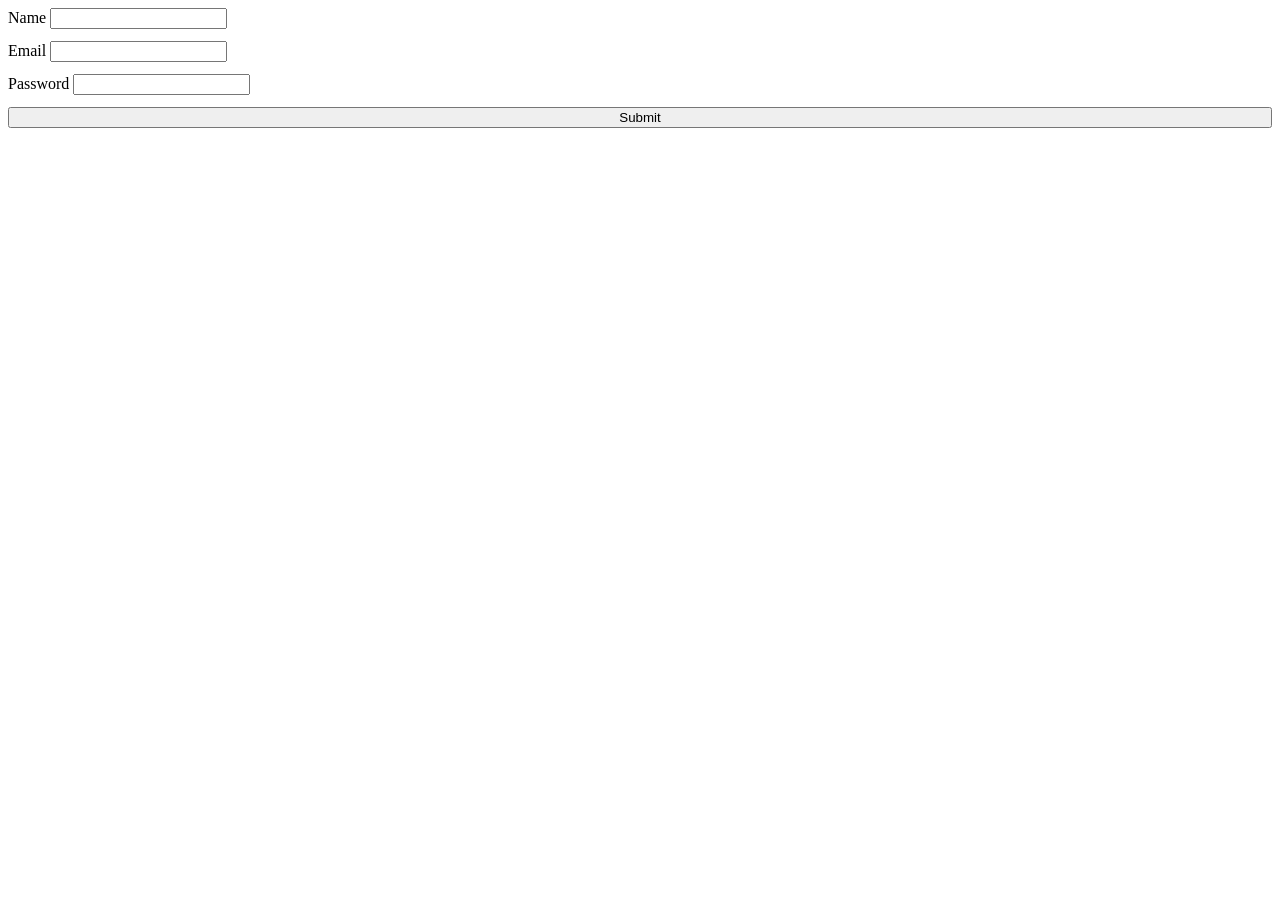
<file: index.html>
<!DOCTYPE html>
<html lang="en">
  <head>
    <meta charset="UTF-8" />
    <meta name="viewport" content="width=device-width, initial-scale=1.0" />
    <title>Document</title>
    <style>
      form {
        display: flex;
        flex-direction: column;
        gap: 12px;
      }
      input.invalid {
        border: 2px solid #c72939;
        background-color: #ffe6e6;
        outline: none;
      }

      input.valid {
        border: 2px solid #1ead40;
        background-color: #e6ffe6;
        outline: none;
      }

      .hint {
        display: none;
        font-size: 0.85rem;
        color: #007bff;
        margin-top: 4px;
      }

      .hint.show {
        display: block;
      }

      .error {
        display: none;
        font-size: 0.85rem;
        color: #dc3545;
        margin-top: 4px;
      }

      .error.show {
        display: block;
      }
    </style>
    <script src="eventHanding.js" defer></script>
  </head>
  <body>
    <form name="main" id="registrationForm" novalidate>
      <div class="form__group">
        <label for="name">Name</label>
        <input type="text" id="name" name="name" />
        <span class="hint">Enter full name</span>
        <span class="error"></span>
      </div>

      <div class="form__group">
        <label for="email">Email</label>
        <input type="email" id="email" name="email" />
        <span class="hint">Format: example@domain.com</span>
        <span class="error"></span>
      </div>

      <div class="form__group">
        <label for="password">Password</label>
        <input type="password" id="password" name="password" />
        <span class="hint">Minimum 6 symbols</span>
        <span class="error"></span>
      </div>
      <button type="submit">Submit</button>
    </form>
  </body>
</html>
</file>
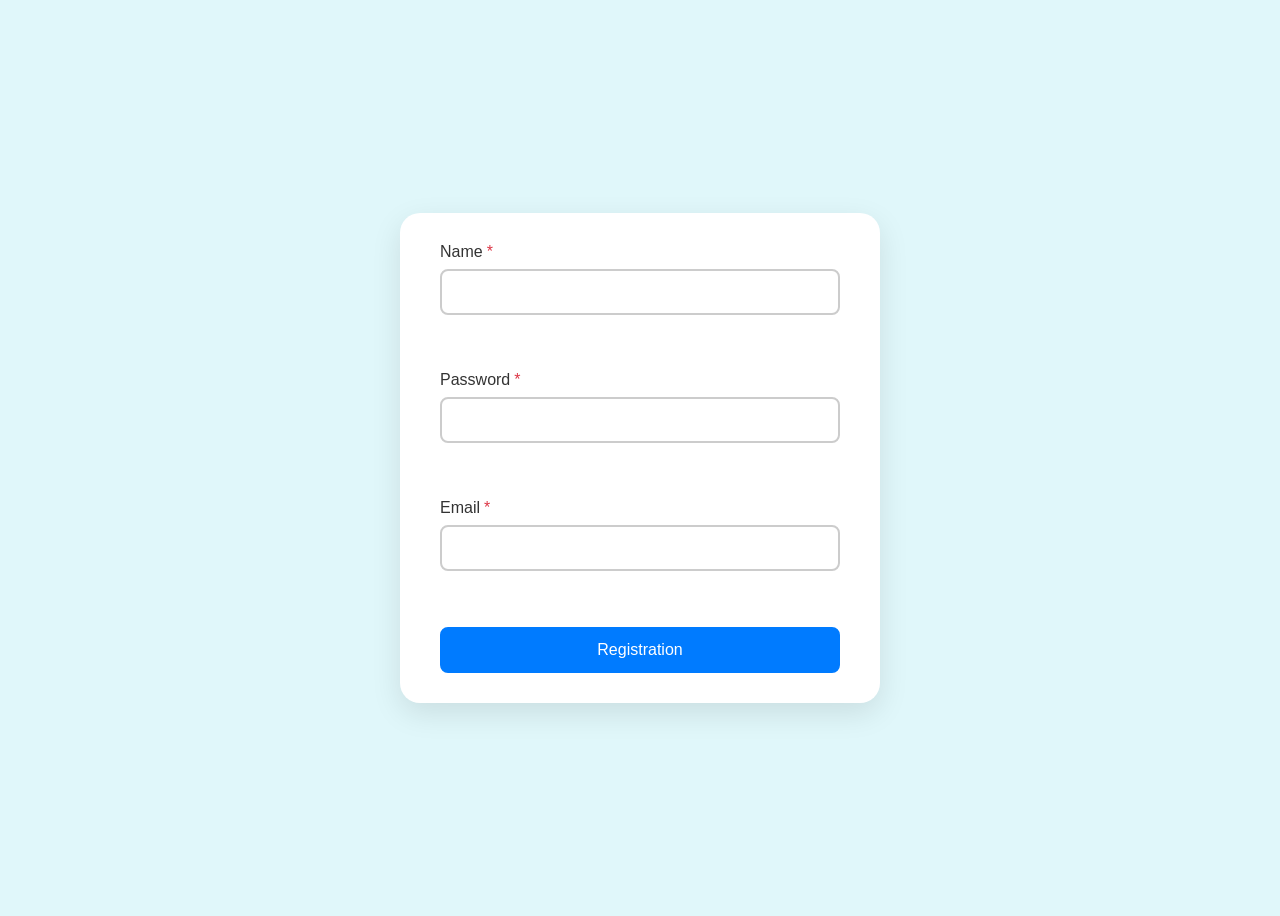
<file: validate.html>
<!DOCTYPE html>
<html lang="en">
  <head>
    <meta charset="UTF-8" />
    <meta name="viewport" content="width=device-width, initial-scale=1.0" />
    <title>Document</title>
    <link rel="stylesheet" href="validation.css" />
    <script src="event.js" defer></script>
  </head>
  <body>
    <form
      action="/registration"
      id="regForm"
      method="post"
      novalidate
      data-js-form
    >
      <p class="field">
        <label for="login" class="field__label">Name</label>
        <input
          type="text"
          class="field__control"
          id="login"
          name="login"
          minlength="3"
          maxlength="12"
          aria-errormessage="login-errors"
          required
        />
        <small class="field__hint">Name from 3-12 symbols</small>
        <span
          class="field__errors"
          id="login-errors"
          data-js-form-field-errors
        ></span>
      </p>
      <p class="field">
        <label for="password" class="field__label">Password</label>
        <input
          type="password"
          class="field__control"
          name="password"
          id="password"
          minlength="8"
          maxlength="16"
          pattern="(?=.*\d)(?=.*[a-z])(?=.*[A-Z]).{8,16}"
          title="Password must be 8-16 symbols, include as min 1 char in lowercase and 1 char in uppercase "
          aria-errormessage="password-errors"
          required
        />
        <small class="field__hint">8+ symbols, big and small letters</small>
        <span
          class="field__errors"
          id="password-errors"
          data-js-form-field-errors
        ></span>
      </p>
      <p class="field">
        <label for="email" class="field__label">Email</label>
        <input
          type="email"
          class="field__control"
          id="email"
          name="email"
          minlength="5"
          maxlength="64"
          pattern="[a-z0-9._%+\-]+@[a-z0-9.\-]+\.[a-z]{2,}"
          title="Enter valid email (for example, example@mail.com)."
          aria-errormessage="email-errors"
          required
        />
        <small class="field__hint">Enter your email</small>
        <span
          class="field__errors"
          id="email-errors"
          data-js-form-field-errors
        ></span>
      </p>
      <button type="submit">Registration</button>
    </form>

    <div class="success-message" id="successMessage">
      The form sent successfully!
    </div>
  </body>
</html>
</file>
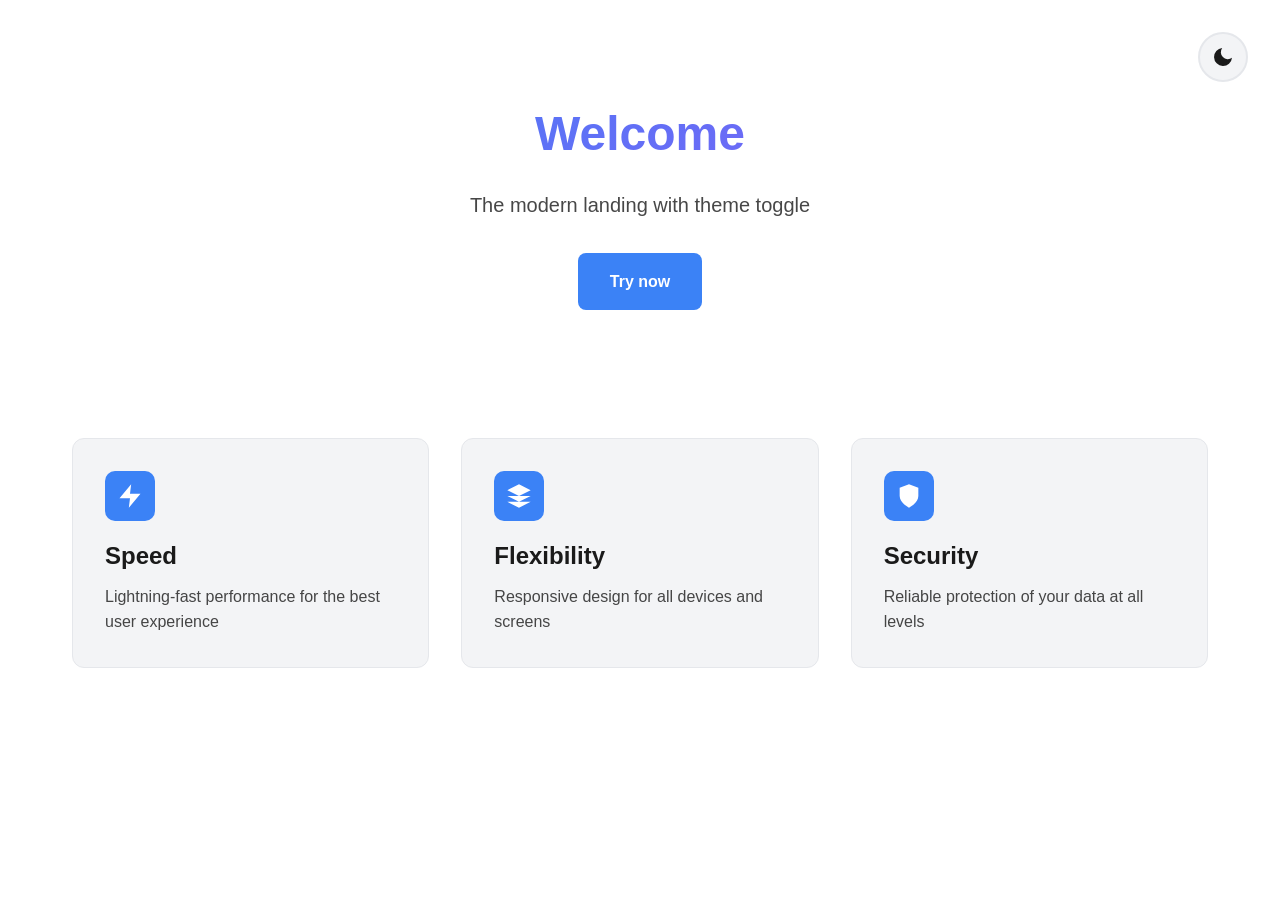
<file: localStorage/store.html>
<!DOCTYPE html>
<html lang="uk">
  <head>
    <meta charset="UTF-8" />
    <meta name="viewport" content="width=device-width, initial-scale=1.0" />
    <title>Theme</title>
    <link rel="stylesheet" href="cstore.css" />
    <script src="storage.js" defer></script>
  </head>
  <body>
    <button class="theme-toggle" id="themeToggle" aria-label="Theme switcher" data-js-theme-switcher>
      <svg
        class="moon-icon"
        xmlns="http://www.w3.org/2000/svg"
        viewBox="0 0 24 24"
      >
        <path d="M21 12.79A9 9 0 1 1 11.21 3 7 7 0 0 0 21 12.79z" />
      </svg>
      <svg
        class="sun-icon"
        xmlns="http://www.w3.org/2000/svg"
        viewBox="0 0 24 24"
      >
        <circle cx="12" cy="12" r="5" />
        <line x1="12" y1="1" x2="12" y2="3" />
        <line x1="12" y1="21" x2="12" y2="23" />
        <line x1="4.22" y1="4.22" x2="5.64" y2="5.64" />
        <line x1="18.36" y1="18.36" x2="19.78" y2="19.78" />
        <line x1="1" y1="12" x2="3" y2="12" />
        <line x1="21" y1="12" x2="23" y2="12" />
        <line x1="4.22" y1="19.78" x2="5.64" y2="18.36" />
        <line x1="18.36" y1="5.64" x2="19.78" y2="4.22" />
      </svg>
    </button>

    <div class="container">
      <header>
        <h1>Welcome</h1>
        <p class="subtitle">The modern landing with theme toggle</p>
        <a href="#" class="cta-button">Try now</a>
      </header>

      <section class="features">
        <div class="feature-card">
          <div class="feature-icon">
            <svg xmlns="http://www.w3.org/2000/svg" viewBox="0 0 24 24">
              <path d="M13 2L3 14h9l-1 8 10-12h-9l1-8z" />
            </svg>
          </div>
          <h3>Speed</h3>
          <p>Lightning-fast performance for the best user experience</p>
        </div>

        <div class="feature-card">
          <div class="feature-icon">
            <svg xmlns="http://www.w3.org/2000/svg" viewBox="0 0 24 24">
              <path
                d="M12 2L2 7l10 5 10-5-10-5zM2 17l10 5 10-5M2 12l10 5 10-5"
              />
            </svg>
          </div>
          <h3>Flexibility</h3>
          <p>Responsive design for all devices and screens</p>
        </div>

        <div class="feature-card">
          <div class="feature-icon">
            <svg xmlns="http://www.w3.org/2000/svg" viewBox="0 0 24 24">
              <path d="M12 22s8-4 8-10V5l-8-3-8 3v7c0 6 8 10 8 10z" />
            </svg>
          </div>
          <h3>Security</h3>
          <p>Reliable protection of your data at all levels</p>
        </div>
      </section>
    </div>
  </body>
</html>
</file>
<file: validation.css>
body {
      display: flex;
      flex-direction: column; 
      justify-content: center;
      align-items: center;
      min-height: 100vh;
      font-family: 'Rubik', sans-serif;
      background-color: #e0f7fa; 
      padding: 20px;
      box-sizing: border-box;
      transition: background-color 0.3s;
    }

    form {
      display: flex;
      flex-direction: column;
      row-gap: 1.5em; 
      width: 100%;
      max-width: 400px;
      margin: 0;
      padding: 30px 40px;
      border: none;
      background-color: white;
      border-radius: 20px;
      box-shadow: 0 10px 30px rgba(0, 0, 0, 0.1);
    }

    input, button {
      border: 2px solid #ccc;
      border-radius: 8px;
      padding: 12px;
      font-size: 1em;
      font-family: inherit;
      transition: all 0.2s ease-in-out;
    }
    
    button {
      background-color: #007bff;
      color: white;
      font-weight: 500;
      cursor: pointer;
      border-color: #007bff;
    }
    button:hover {
        background-color: #0056b3;
    }

    input:focus {
      outline: none;
      border-color: #007bff;
      box-shadow: 0 0 8px rgba(0, 123, 255, 0.3);
    }
    
    input.is-invalid {
      border-color: #dc3545;
      background-color: #fff2f2;
    }
    input.is-valid {
        border-color: #28a745;
    }

    .field {
      display: flex;
      flex-direction: column;
      margin-block: 0;
      gap: 0.5em;
      position: relative; 
    }

    .field__label {
      font-weight: 500;
      color: #333;
    }

    .field:has([required]) .field__label::after {
      content: "*";
      padding-inline-start: 0.25em;
      color: #dc3545;
    }

    .field__hint {
      font-size: 0.75em;
      color: #555;
      background-color: #f8f9fa;
      padding: 5px 8px;
      border-radius: 4px;
      opacity: 0;
      transform: translateY(-5px);
      transition: opacity 0.2s ease, transform 0.2s ease;
      pointer-events: none; 
    }

    .field__hint.is-visible {
      opacity: 1;
      transform: translateY(0);
    }

    .field__errors {
      display: flex;
      flex-direction: column;
      row-gap: 0.4em;
      font-size: 0.8em;
      color: #dc3545;
      line-height: 1.25;
      min-height: 1.25em;
    }
    .field__errors:empty { display: none; }
    
    .success-message {
      margin-top: 20px;
      padding: 15px;
      background-color: #d4edda;
      color: #155724;
      border: 1px solid #c3e6cb;
      border-radius: 8px;
      display: none; 
    }
</file>
<file: localStorage/cstore.css>
* {
  margin: 0;
  padding: 0;
  box-sizing: border-box;
}

:root {
  --bg-color: #ffffff;
  --text-color: #1a1a1a;
  --accent-color: #3b82f6;
  --secondary-bg: #f3f4f6;
  --border-color: #e5e7eb;
}

.is-dark-theme {
  --bg-color: #1a1a1a;
  --text-color: #f3f4f6;
  --accent-color: #60a5fa;
  --secondary-bg: #2d2d2d;
  --border-color: #404040;
}

body {
  font-family: -apple-system, BlinkMacSystemFont, 'Segoe UI', Roboto, Oxygen,
    Ubuntu, Cantarell, sans-serif;
  background-color: var(--bg-color);
  color: var(--text-color);
  transition: background-color 0.3s ease, color 0.3s ease;
  line-height: 1.6;
}

.theme-toggle {
  position: fixed;
  top: 2rem;
  right: 2rem;
  width: 50px;
  height: 50px;
  border-radius: 50%;
  background-color: var(--secondary-bg);
  border: 2px solid var(--border-color);
  cursor: pointer;
  display: flex;
  align-items: center;
  justify-content: center;
  transition: all 0.3s ease;
  z-index: 1000;
}

.theme-toggle:hover {
  transform: scale(1.1);
  border-color: var(--accent-color);
}

.theme-toggle svg {
  width: 24px;
  height: 24px;
  fill: var(--text-color);
  transition: transform 0.3s ease;
}

.theme-toggle:hover svg {
  transform: rotate(20deg);
}

.sun-icon {
  display: none;
}

.is-dark-theme .sun-icon {
  display: block;
}

.is-dark-theme .moon-icon {
  display: none;
}

.container {
  max-width: 1200px;
  margin: 0 auto;
  padding: 2rem;
}

header {
  text-align: center;
  padding: 4rem 0;
}

h1 {
  font-size: 3rem;
  margin-bottom: 1rem;
  background: linear-gradient(135deg, var(--accent-color), #8b5cf6);
  -webkit-background-clip: text;
  -webkit-text-fill-color: transparent;
  background-clip: text;
}

.subtitle {
  font-size: 1.25rem;
  color: var(--text-color);
  opacity: 0.8;
  margin-bottom: 2rem;
}

.cta-button {
  display: inline-block;
  padding: 1rem 2rem;
  background-color: var(--accent-color);
  color: white;
  text-decoration: none;
  border-radius: 8px;
  font-weight: 600;
  transition: transform 0.2s ease, box-shadow 0.2s ease;
}

.cta-button:hover {
  transform: translateY(-2px);
  box-shadow: 0 10px 20px rgba(59, 130, 246, 0.3);
}

.features {
  display: grid;
  grid-template-columns: repeat(auto-fit, minmax(300px, 1fr));
  gap: 2rem;
  margin: 4rem 0;
}

.feature-card {
  background-color: var(--secondary-bg);
  padding: 2rem;
  border-radius: 12px;
  border: 1px solid var(--border-color);
  transition: transform 0.3s ease, box-shadow 0.3s ease;
}

.feature-card:hover {
  transform: translateY(-5px);
  box-shadow: 0 10px 30px rgba(0, 0, 0, 0.1);
}

.feature-icon {
  width: 50px;
  height: 50px;
  background-color: var(--accent-color);
  border-radius: 10px;
  display: flex;
  align-items: center;
  justify-content: center;
  margin-bottom: 1rem;
}

.feature-icon svg {
  width: 28px;
  height: 28px;
  fill: white;
}

.feature-card h3 {
  font-size: 1.5rem;
  margin-bottom: 0.5rem;
}

.feature-card p {
  opacity: 0.8;
}
</file>
